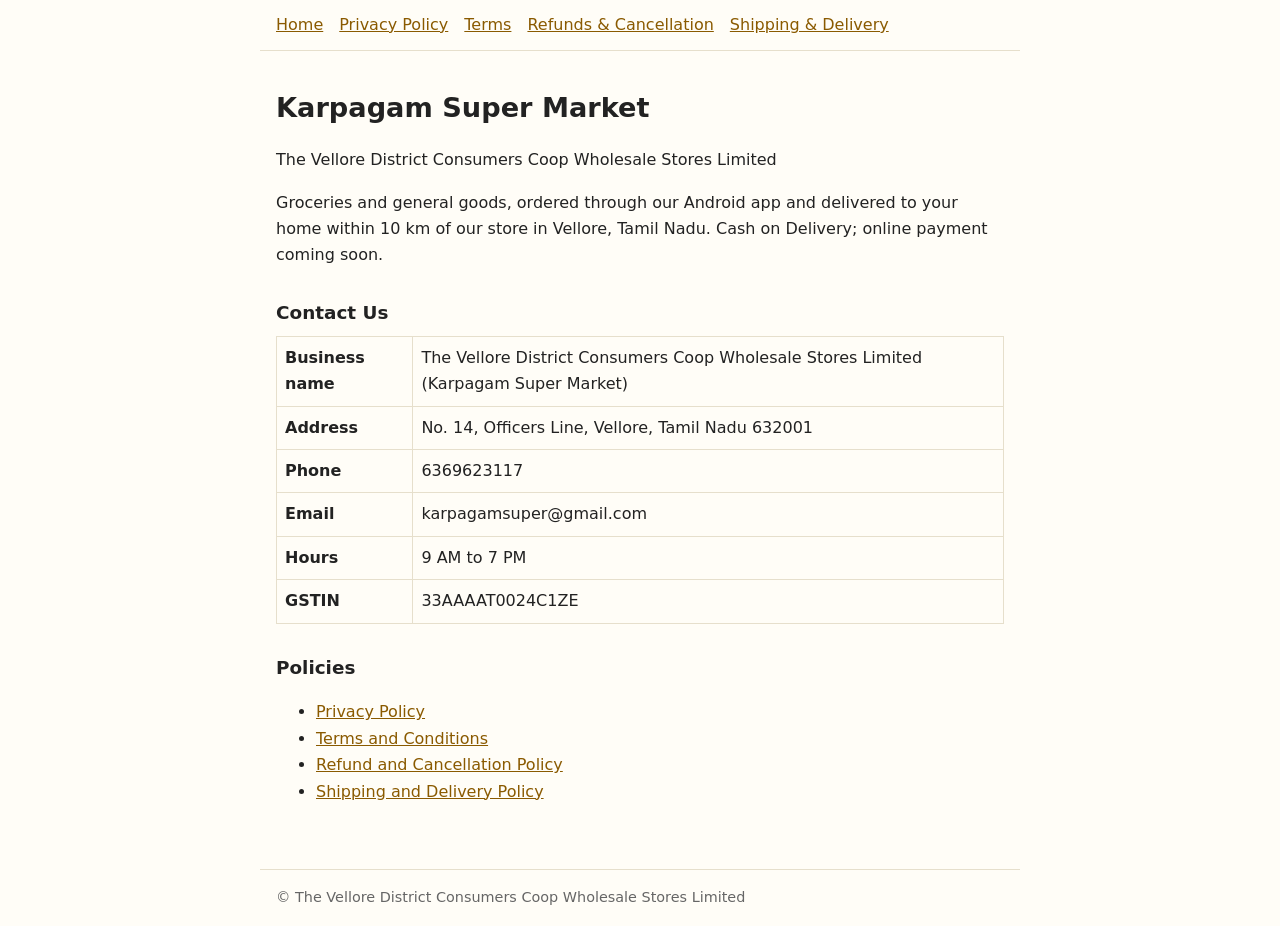
<file: index.html>
<!doctype html>
<html lang="en"><head><meta charset="utf-8"><meta name="viewport" content="width=device-width,initial-scale=1">
<title>Karpagam Super Market</title><link rel="stylesheet" href="style.css"></head><body>
<nav><a href="index.html">Home</a><a href="privacy-policy.html">Privacy Policy</a><a href="terms-and-conditions.html">Terms</a><a href="refund-cancellation-policy.html">Refunds &amp; Cancellation</a><a href="shipping-delivery-policy.html">Shipping &amp; Delivery</a></nav>
<main>
<h1>Karpagam Super Market</h1>
<p>The Vellore District Consumers Coop Wholesale Stores Limited</p>
<p>Groceries and general goods, ordered through our Android app and delivered to your home within 10 km of our store in Vellore, Tamil Nadu. Cash on Delivery; online payment coming soon.</p>

<h2>Contact Us</h2>
<table>
<tr><th>Business name</th><td>The Vellore District Consumers Coop Wholesale Stores Limited (Karpagam Super Market)</td></tr>
<tr><th>Address</th><td><span data-store="address">No. 14, Officers Line, Vellore, Tamil Nadu 632001</span></td></tr>
<tr><th>Phone</th><td><span data-store="phone">6369623117</span></td></tr>
<tr><th>Email</th><td><span data-store="email">karpagamsuper@gmail.com</span></td></tr>
<tr><th>Hours</th><td><span data-store="hours">9 AM to 7 PM</span></td></tr>
<tr><th>GSTIN</th><td>33AAAAT0024C1ZE</td></tr>
</table>

<h2>Policies</h2>
<ul>
<li><a href="privacy-policy.html">Privacy Policy</a></li>
<li><a href="terms-and-conditions.html">Terms and Conditions</a></li>
<li><a href="refund-cancellation-policy.html">Refund and Cancellation Policy</a></li>
<li><a href="shipping-delivery-policy.html">Shipping and Delivery Policy</a></li>
</ul>
</main>
<footer>&copy; The Vellore District Consumers Coop Wholesale Stores Limited</footer>
<script src="store.js"></script>
</body></html>
</file>
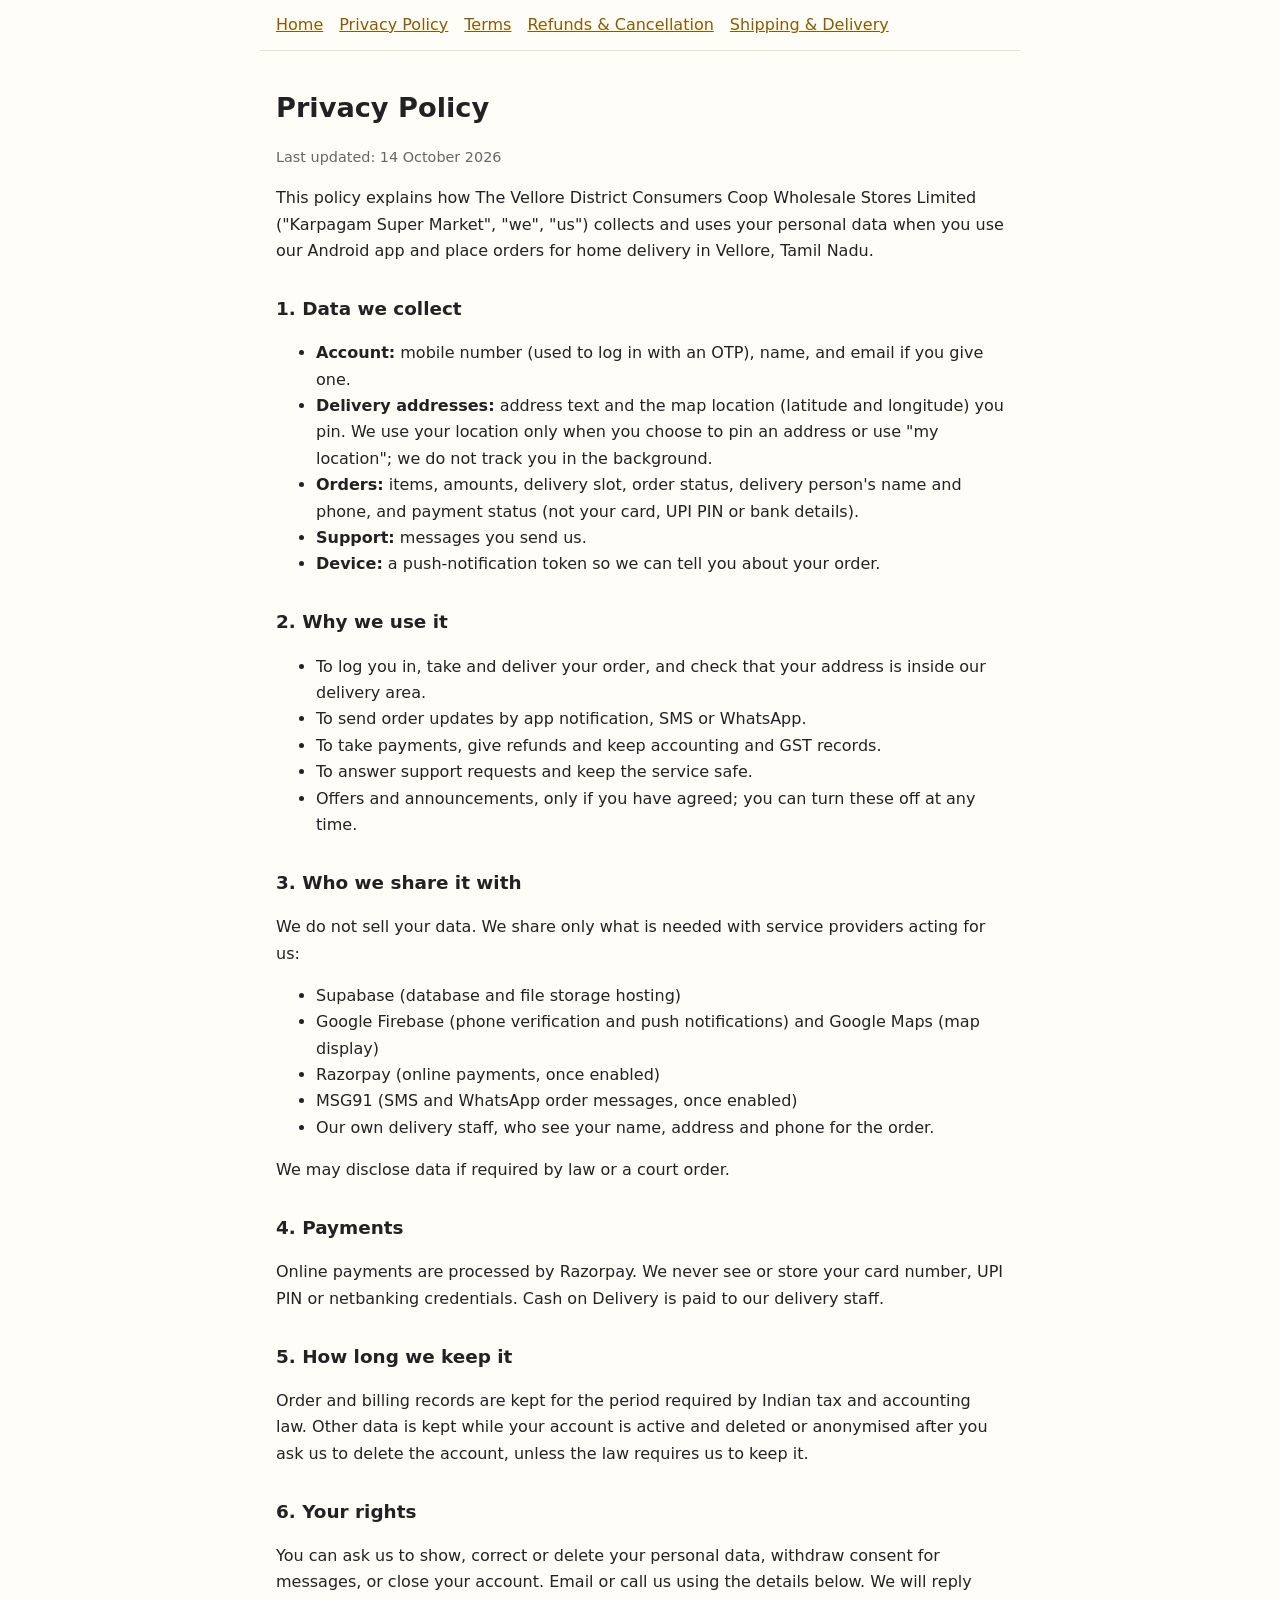
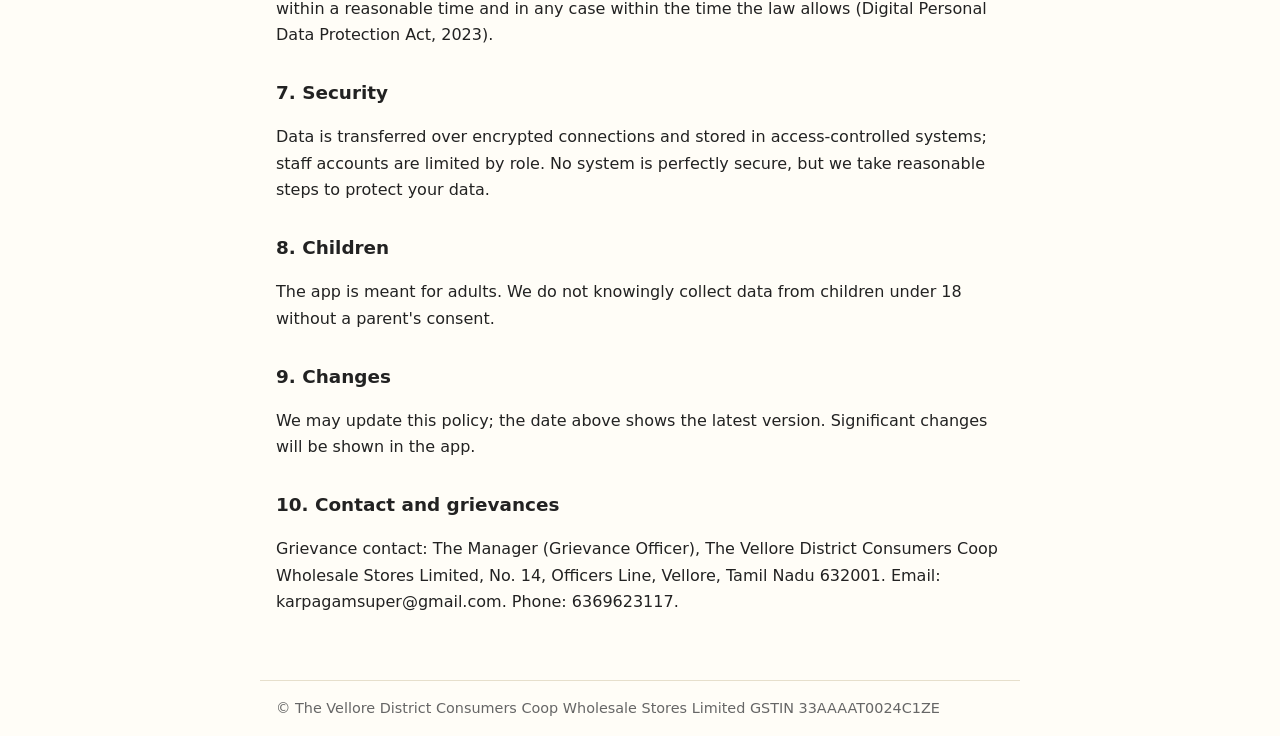
<file: privacy-policy.html>
<!doctype html>
<html lang="en"><head><meta charset="utf-8"><meta name="viewport" content="width=device-width,initial-scale=1">
<title>Privacy Policy - Karpagam Super Market</title><link rel="stylesheet" href="style.css"></head><body>
<nav><a href="index.html">Home</a><a href="privacy-policy.html">Privacy Policy</a><a href="terms-and-conditions.html">Terms</a><a href="refund-cancellation-policy.html">Refunds &amp; Cancellation</a><a href="shipping-delivery-policy.html">Shipping &amp; Delivery</a></nav>
<main>
<h1>Privacy Policy</h1>
<p class="updated">Last updated: 14 October 2026</p>
<p>This policy explains how The Vellore District Consumers Coop Wholesale Stores Limited ("Karpagam Super Market", "we", "us") collects and uses your personal data when you use our Android app and place orders for home delivery in Vellore, Tamil Nadu.</p>

<h2>1. Data we collect</h2>
<ul>
<li><strong>Account:</strong> mobile number (used to log in with an OTP), name, and email if you give one.</li>
<li><strong>Delivery addresses:</strong> address text and the map location (latitude and longitude) you pin. We use your location only when you choose to pin an address or use "my location"; we do not track you in the background.</li>
<li><strong>Orders:</strong> items, amounts, delivery slot, order status, delivery person's name and phone, and payment status (not your card, UPI PIN or bank details).</li>
<li><strong>Support:</strong> messages you send us.</li>
<li><strong>Device:</strong> a push-notification token so we can tell you about your order.</li>
</ul>

<h2>2. Why we use it</h2>
<ul>
<li>To log you in, take and deliver your order, and check that your address is inside our delivery area.</li>
<li>To send order updates by app notification, SMS or WhatsApp.</li>
<li>To take payments, give refunds and keep accounting and GST records.</li>
<li>To answer support requests and keep the service safe.</li>
<li>Offers and announcements, only if you have agreed; you can turn these off at any time.</li>
</ul>

<h2>3. Who we share it with</h2>
<p>We do not sell your data. We share only what is needed with service providers acting for us:</p>
<ul>
<li>Supabase (database and file storage hosting)</li>
<li>Google Firebase (phone verification and push notifications) and Google Maps (map display)</li>
<li>Razorpay (online payments, once enabled)</li>
<li>MSG91 (SMS and WhatsApp order messages, once enabled)</li>
<li>Our own delivery staff, who see your name, address and phone for the order.</li>
</ul>
<p>We may disclose data if required by law or a court order.</p>

<h2>4. Payments</h2>
<p>Online payments are processed by Razorpay. We never see or store your card number, UPI PIN or netbanking credentials. Cash on Delivery is paid to our delivery staff.</p>

<h2>5. How long we keep it</h2>
<p>Order and billing records are kept for the period required by Indian tax and accounting law. Other data is kept while your account is active and deleted or anonymised after you ask us to delete the account, unless the law requires us to keep it.</p>

<h2>6. Your rights</h2>
<p>You can ask us to show, correct or delete your personal data, withdraw consent for messages, or close your account. Email or call us using the details below. We will reply within a reasonable time and in any case within the time the law allows (Digital Personal Data Protection Act, 2023).</p>

<h2>7. Security</h2>
<p>Data is transferred over encrypted connections and stored in access-controlled systems; staff accounts are limited by role. No system is perfectly secure, but we take reasonable steps to protect your data.</p>

<h2>8. Children</h2>
<p>The app is meant for adults. We do not knowingly collect data from children under 18 without a parent's consent.</p>

<h2>9. Changes</h2>
<p>We may update this policy; the date above shows the latest version. Significant changes will be shown in the app.</p>

<h2>10. Contact and grievances</h2>
<p>Grievance contact: The Manager (Grievance Officer), The Vellore District Consumers Coop Wholesale Stores Limited, <span data-store="address">No. 14, Officers Line, Vellore, Tamil Nadu 632001</span>. Email: <span data-store="email">karpagamsuper@gmail.com</span>. Phone: <span data-store="phone">6369623117</span>.</p>
</main>
<footer>&copy; The Vellore District Consumers Coop Wholesale Stores Limited GSTIN 33AAAAT0024C1ZE</footer>
<script src="store.js"></script>
</body></html>
</file>
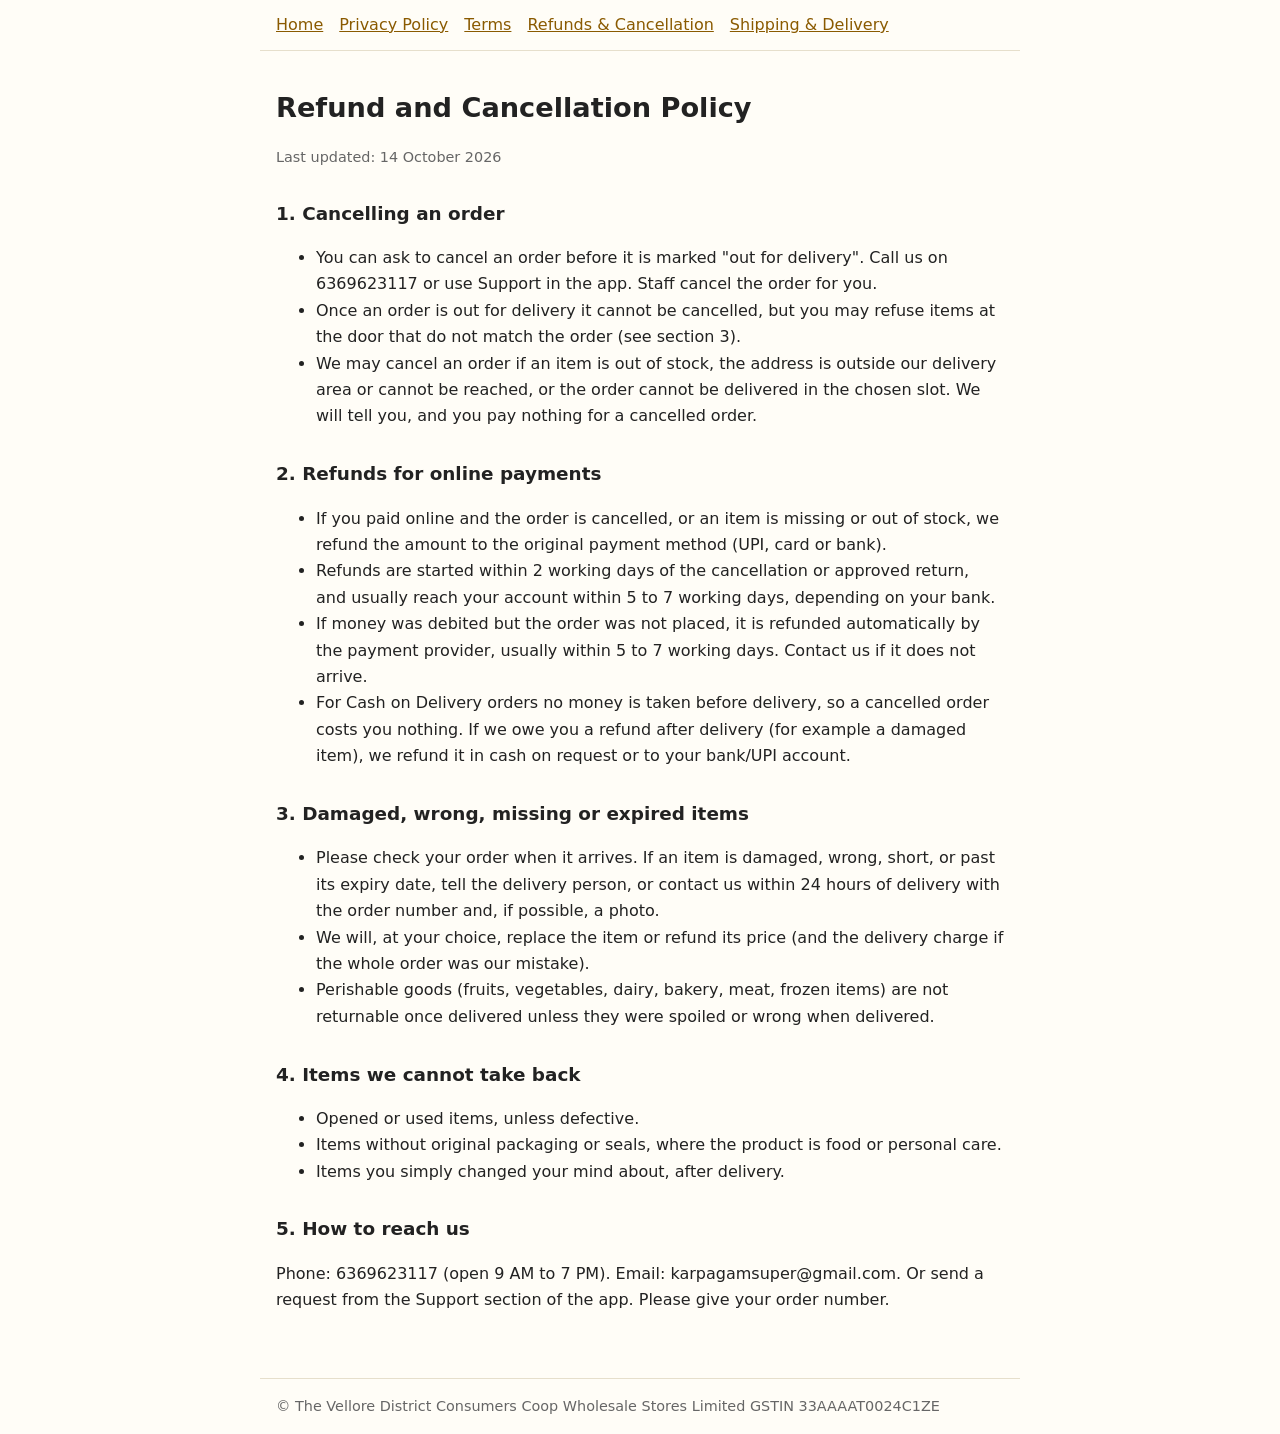
<file: refund-cancellation-policy.html>
<!doctype html>
<html lang="en"><head><meta charset="utf-8"><meta name="viewport" content="width=device-width,initial-scale=1">
<title>Refund and Cancellation Policy - Karpagam Super Market</title><link rel="stylesheet" href="style.css"></head><body>
<nav><a href="index.html">Home</a><a href="privacy-policy.html">Privacy Policy</a><a href="terms-and-conditions.html">Terms</a><a href="refund-cancellation-policy.html">Refunds &amp; Cancellation</a><a href="shipping-delivery-policy.html">Shipping &amp; Delivery</a></nav>
<main>
<h1>Refund and Cancellation Policy</h1>
<p class="updated">Last updated: 14 October 2026</p>

<h2>1. Cancelling an order</h2>
<ul>
<li>You can ask to cancel an order before it is marked "out for delivery". Call us on <span data-store="phone">6369623117</span> or use Support in the app. Staff cancel the order for you.</li>
<li>Once an order is out for delivery it cannot be cancelled, but you may refuse items at the door that do not match the order (see section 3).</li>
<li>We may cancel an order if an item is out of stock, the address is outside our delivery area or cannot be reached, or the order cannot be delivered in the chosen slot. We will tell you, and you pay nothing for a cancelled order.</li>
</ul>

<h2>2. Refunds for online payments</h2>
<ul>
<li>If you paid online and the order is cancelled, or an item is missing or out of stock, we refund the amount to the original payment method (UPI, card or bank).</li>
<li>Refunds are started within 2 working days of the cancellation or approved return, and usually reach your account within 5 to 7 working days, depending on your bank.</li>
<li>If money was debited but the order was not placed, it is refunded automatically by the payment provider, usually within 5 to 7 working days. Contact us if it does not arrive.</li>
<li>For Cash on Delivery orders no money is taken before delivery, so a cancelled order costs you nothing. If we owe you a refund after delivery (for example a damaged item), we refund it in cash on request or to your bank/UPI account.</li>
</ul>

<h2>3. Damaged, wrong, missing or expired items</h2>
<ul>
<li>Please check your order when it arrives. If an item is damaged, wrong, short, or past its expiry date, tell the delivery person, or contact us within 24 hours of delivery with the order number and, if possible, a photo.</li>
<li>We will, at your choice, replace the item or refund its price (and the delivery charge if the whole order was our mistake).</li>
<li>Perishable goods (fruits, vegetables, dairy, bakery, meat, frozen items) are not returnable once delivered unless they were spoiled or wrong when delivered.</li>
</ul>

<h2>4. Items we cannot take back</h2>
<ul>
<li>Opened or used items, unless defective.</li>
<li>Items without original packaging or seals, where the product is food or personal care.</li>
<li>Items you simply changed your mind about, after delivery.</li>
</ul>

<h2>5. How to reach us</h2>
<p>Phone: <span data-store="phone">6369623117</span> (open <span data-store="hours">9 AM to 7 PM</span>). Email: <span data-store="email">karpagamsuper@gmail.com</span>. Or send a request from the Support section of the app. Please give your order number.</p>
</main>
<footer>&copy; The Vellore District Consumers Coop Wholesale Stores Limited GSTIN 33AAAAT0024C1ZE</footer>
<script src="store.js"></script>
</body></html>
</file>
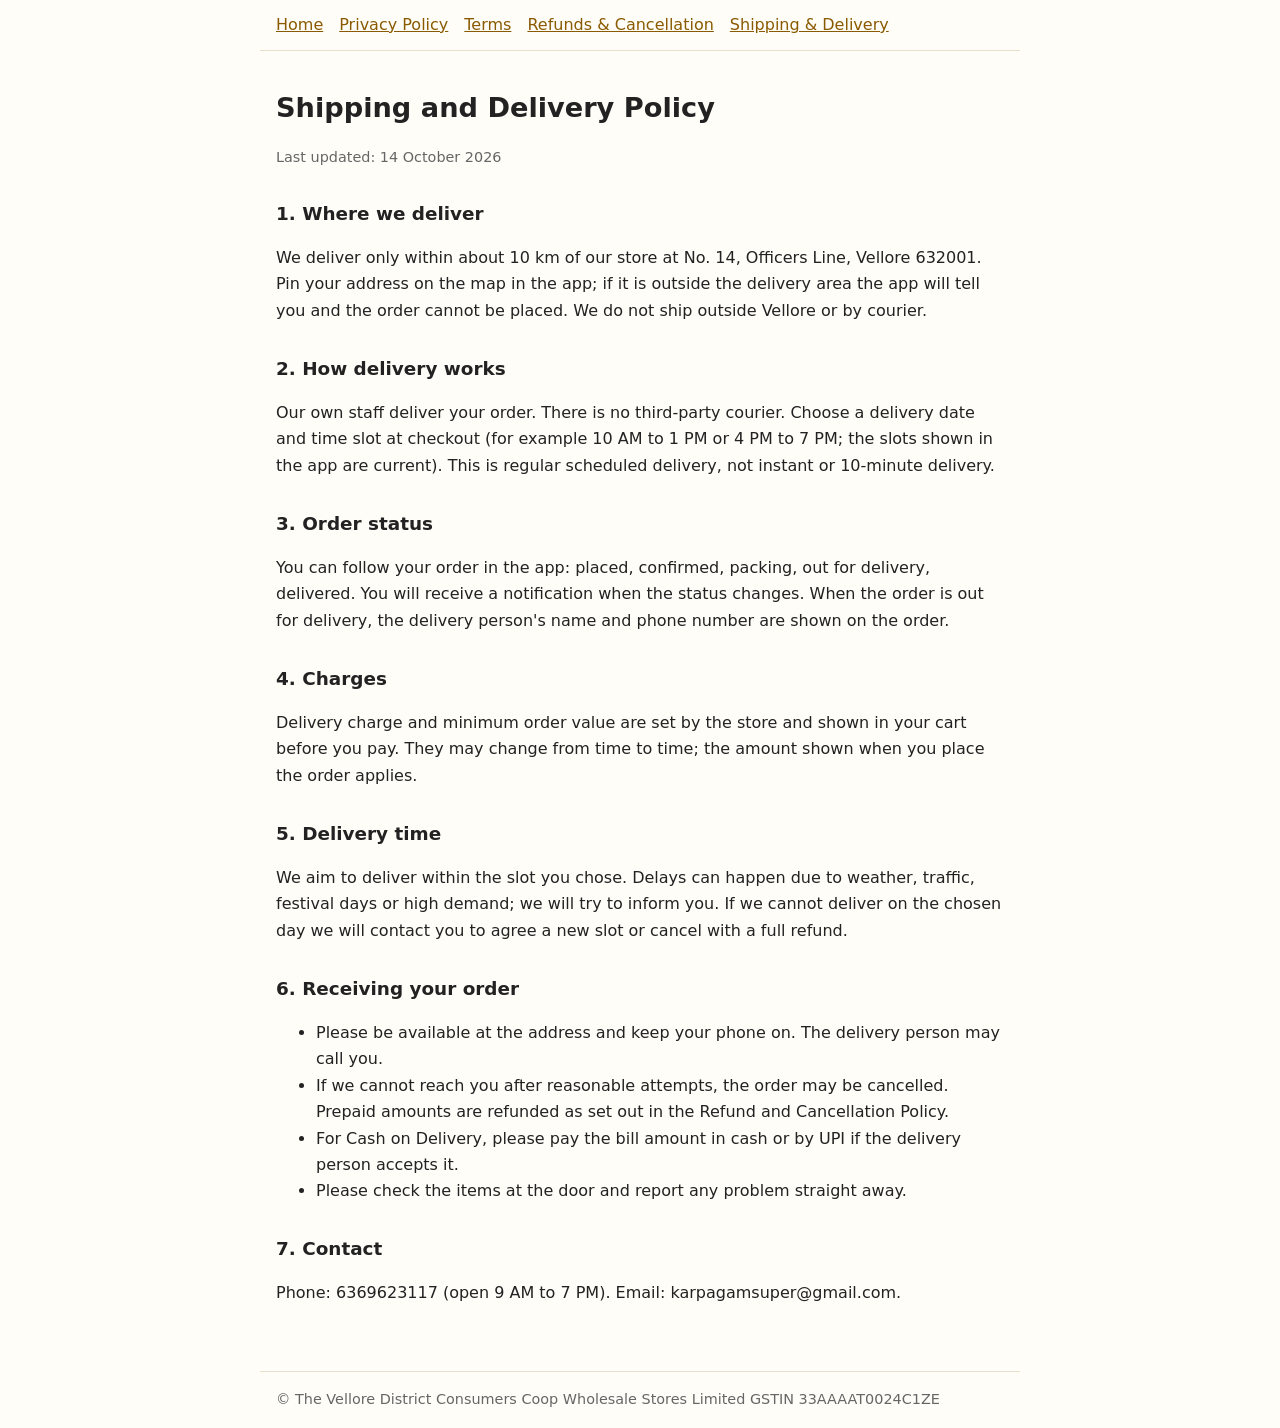
<file: shipping-delivery-policy.html>
<!doctype html>
<html lang="en"><head><meta charset="utf-8"><meta name="viewport" content="width=device-width,initial-scale=1">
<title>Shipping and Delivery Policy - Karpagam Super Market</title><link rel="stylesheet" href="style.css"></head><body>
<nav><a href="index.html">Home</a><a href="privacy-policy.html">Privacy Policy</a><a href="terms-and-conditions.html">Terms</a><a href="refund-cancellation-policy.html">Refunds &amp; Cancellation</a><a href="shipping-delivery-policy.html">Shipping &amp; Delivery</a></nav>
<main>
<h1>Shipping and Delivery Policy</h1>
<p class="updated">Last updated: 14 October 2026</p>

<h2>1. Where we deliver</h2>
<p>We deliver only within about 10 km of our store at No. 14, Officers Line, Vellore 632001. Pin your address on the map in the app; if it is outside the delivery area the app will tell you and the order cannot be placed. We do not ship outside Vellore or by courier.</p>

<h2>2. How delivery works</h2>
<p>Our own staff deliver your order. There is no third-party courier. Choose a delivery date and time slot at checkout (for example 10 AM to 1 PM or 4 PM to 7 PM; the slots shown in the app are current). This is regular scheduled delivery, not instant or 10-minute delivery.</p>

<h2>3. Order status</h2>
<p>You can follow your order in the app: placed, confirmed, packing, out for delivery, delivered. You will receive a notification when the status changes. When the order is out for delivery, the delivery person's name and phone number are shown on the order.</p>

<h2>4. Charges</h2>
<p>Delivery charge and minimum order value are set by the store and shown in your cart before you pay. They may change from time to time; the amount shown when you place the order applies.</p>

<h2>5. Delivery time</h2>
<p>We aim to deliver within the slot you chose. Delays can happen due to weather, traffic, festival days or high demand; we will try to inform you. If we cannot deliver on the chosen day we will contact you to agree a new slot or cancel with a full refund.</p>

<h2>6. Receiving your order</h2>
<ul>
<li>Please be available at the address and keep your phone on. The delivery person may call you.</li>
<li>If we cannot reach you after reasonable attempts, the order may be cancelled. Prepaid amounts are refunded as set out in the Refund and Cancellation Policy.</li>
<li>For Cash on Delivery, please pay the bill amount in cash or by UPI if the delivery person accepts it.</li>
<li>Please check the items at the door and report any problem straight away.</li>
</ul>

<h2>7. Contact</h2>
<p>Phone: <span data-store="phone">6369623117</span> (open <span data-store="hours">9 AM to 7 PM</span>). Email: <span data-store="email">karpagamsuper@gmail.com</span>.</p>
</main>
<footer>&copy; The Vellore District Consumers Coop Wholesale Stores Limited GSTIN 33AAAAT0024C1ZE</footer>
<script src="store.js"></script>
</body></html>
</file>
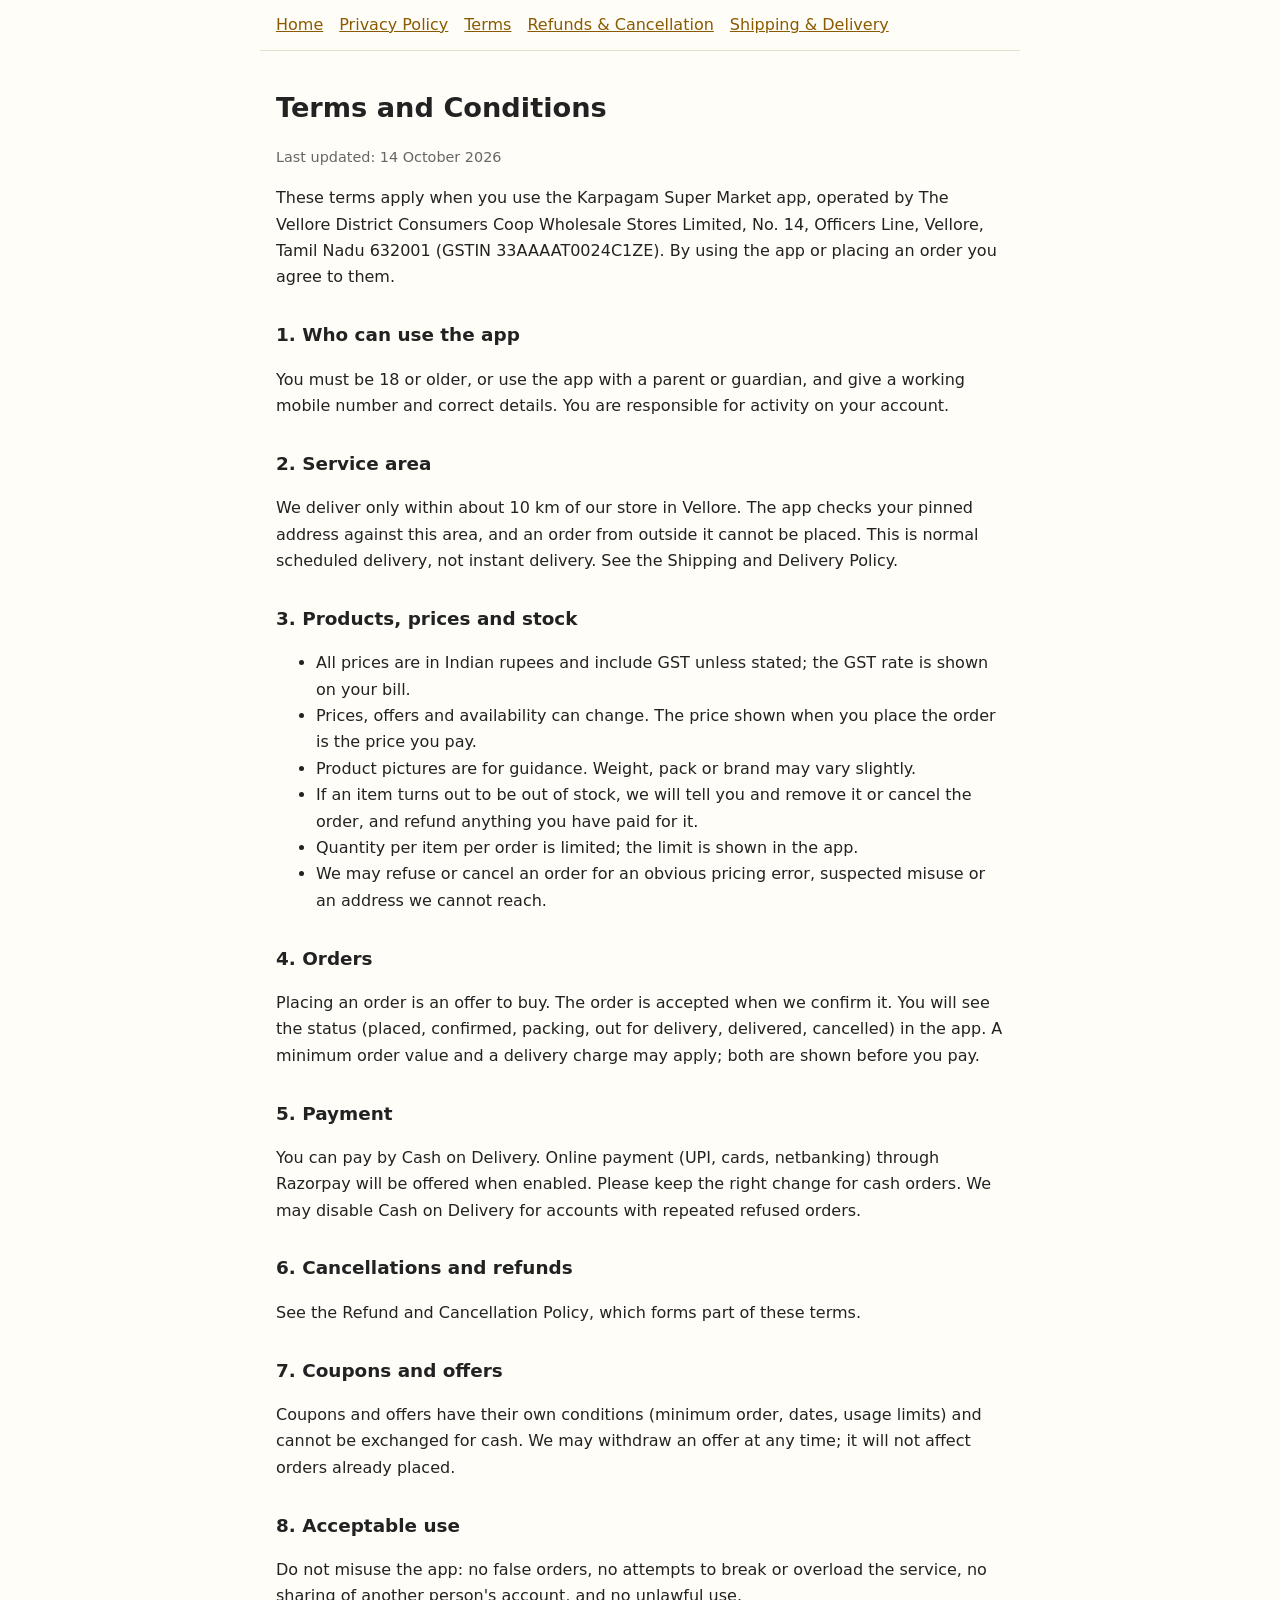
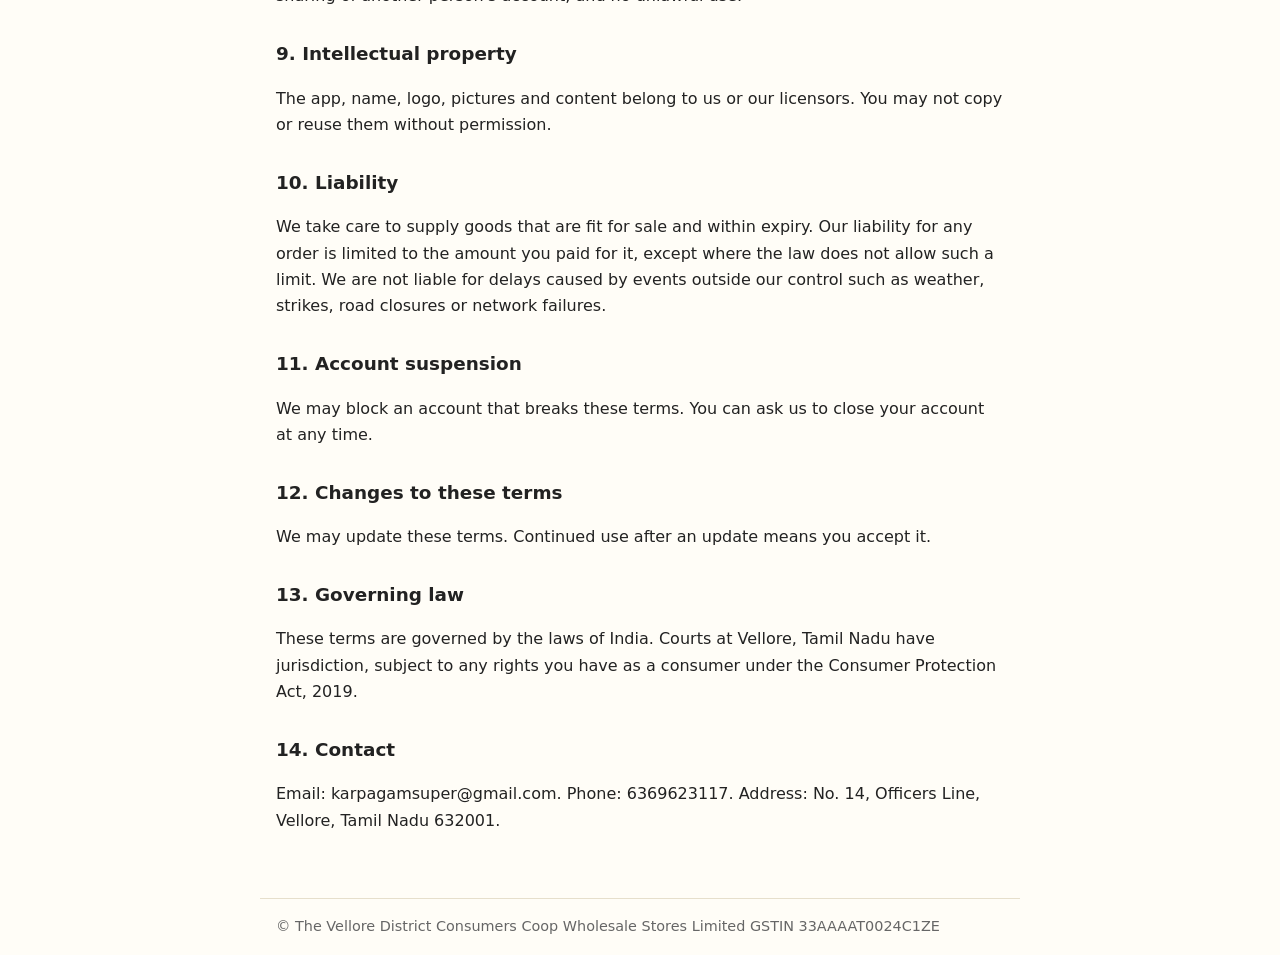
<file: terms-and-conditions.html>
<!doctype html>
<html lang="en"><head><meta charset="utf-8"><meta name="viewport" content="width=device-width,initial-scale=1">
<title>Terms and Conditions - Karpagam Super Market</title><link rel="stylesheet" href="style.css"></head><body>
<nav><a href="index.html">Home</a><a href="privacy-policy.html">Privacy Policy</a><a href="terms-and-conditions.html">Terms</a><a href="refund-cancellation-policy.html">Refunds &amp; Cancellation</a><a href="shipping-delivery-policy.html">Shipping &amp; Delivery</a></nav>
<main>
<h1>Terms and Conditions</h1>
<p class="updated">Last updated: 14 October 2026</p>
<p>These terms apply when you use the Karpagam Super Market app, operated by The Vellore District Consumers Coop Wholesale Stores Limited, <span data-store="address">No. 14, Officers Line, Vellore, Tamil Nadu 632001</span> (GSTIN 33AAAAT0024C1ZE). By using the app or placing an order you agree to them.</p>

<h2>1. Who can use the app</h2>
<p>You must be 18 or older, or use the app with a parent or guardian, and give a working mobile number and correct details. You are responsible for activity on your account.</p>

<h2>2. Service area</h2>
<p>We deliver only within about 10 km of our store in Vellore. The app checks your pinned address against this area, and an order from outside it cannot be placed. This is normal scheduled delivery, not instant delivery. See the Shipping and Delivery Policy.</p>

<h2>3. Products, prices and stock</h2>
<ul>
<li>All prices are in Indian rupees and include GST unless stated; the GST rate is shown on your bill.</li>
<li>Prices, offers and availability can change. The price shown when you place the order is the price you pay.</li>
<li>Product pictures are for guidance. Weight, pack or brand may vary slightly.</li>
<li>If an item turns out to be out of stock, we will tell you and remove it or cancel the order, and refund anything you have paid for it.</li>
<li>Quantity per item per order is limited; the limit is shown in the app.</li>
<li>We may refuse or cancel an order for an obvious pricing error, suspected misuse or an address we cannot reach.</li>
</ul>

<h2>4. Orders</h2>
<p>Placing an order is an offer to buy. The order is accepted when we confirm it. You will see the status (placed, confirmed, packing, out for delivery, delivered, cancelled) in the app. A minimum order value and a delivery charge may apply; both are shown before you pay.</p>

<h2>5. Payment</h2>
<p>You can pay by Cash on Delivery. Online payment (UPI, cards, netbanking) through Razorpay will be offered when enabled. Please keep the right change for cash orders. We may disable Cash on Delivery for accounts with repeated refused orders.</p>

<h2>6. Cancellations and refunds</h2>
<p>See the Refund and Cancellation Policy, which forms part of these terms.</p>

<h2>7. Coupons and offers</h2>
<p>Coupons and offers have their own conditions (minimum order, dates, usage limits) and cannot be exchanged for cash. We may withdraw an offer at any time; it will not affect orders already placed.</p>

<h2>8. Acceptable use</h2>
<p>Do not misuse the app: no false orders, no attempts to break or overload the service, no sharing of another person's account, and no unlawful use.</p>

<h2>9. Intellectual property</h2>
<p>The app, name, logo, pictures and content belong to us or our licensors. You may not copy or reuse them without permission.</p>

<h2>10. Liability</h2>
<p>We take care to supply goods that are fit for sale and within expiry. Our liability for any order is limited to the amount you paid for it, except where the law does not allow such a limit. We are not liable for delays caused by events outside our control such as weather, strikes, road closures or network failures.</p>

<h2>11. Account suspension</h2>
<p>We may block an account that breaks these terms. You can ask us to close your account at any time.</p>

<h2>12. Changes to these terms</h2>
<p>We may update these terms. Continued use after an update means you accept it.</p>

<h2>13. Governing law</h2>
<p>These terms are governed by the laws of India. Courts at Vellore, Tamil Nadu have jurisdiction, subject to any rights you have as a consumer under the Consumer Protection Act, 2019.</p>

<h2>14. Contact</h2>
<p>Email: <span data-store="email">karpagamsuper@gmail.com</span>. Phone: <span data-store="phone">6369623117</span>. Address: <span data-store="address">No. 14, Officers Line, Vellore, Tamil Nadu 632001</span>.</p>
</main>
<footer>&copy; The Vellore District Consumers Coop Wholesale Stores Limited GSTIN 33AAAAT0024C1ZE</footer>
<script src="store.js"></script>
</body></html>
</file>
<file: style.css>
:root { --bg:#fffdf7; --fg:#222; --muted:#666; --accent:#8a5a00; --line:#e6dfcc; }
@media (prefers-color-scheme: dark) { :root { --bg:#181611; --fg:#eee; --muted:#aaa; --accent:#e0b04a; --line:#3a352a; } }
* { box-sizing:border-box; }
body { margin:0; background:var(--bg); color:var(--fg); font:16px/1.65 system-ui,-apple-system,"Segoe UI",sans-serif; }
main { max-width:760px; margin:0 auto; padding:24px 16px 48px; }
nav { display:flex; flex-wrap:wrap; gap:8px 16px; padding:12px 16px; border-bottom:1px solid var(--line); max-width:760px; margin:0 auto; }
a { color:var(--accent); }
h1 { font-size:1.7rem; margin:.4em 0 .2em; }
h2 { font-size:1.15rem; margin:1.6em 0 .4em; }
.updated { color:var(--muted); font-size:.9rem; }
footer { max-width:760px; margin:0 auto; padding:16px; border-top:1px solid var(--line); color:var(--muted); font-size:.9rem; }
table { border-collapse:collapse; width:100%; }
th,td { border:1px solid var(--line); padding:8px; text-align:left; vertical-align:top; }
</file>
